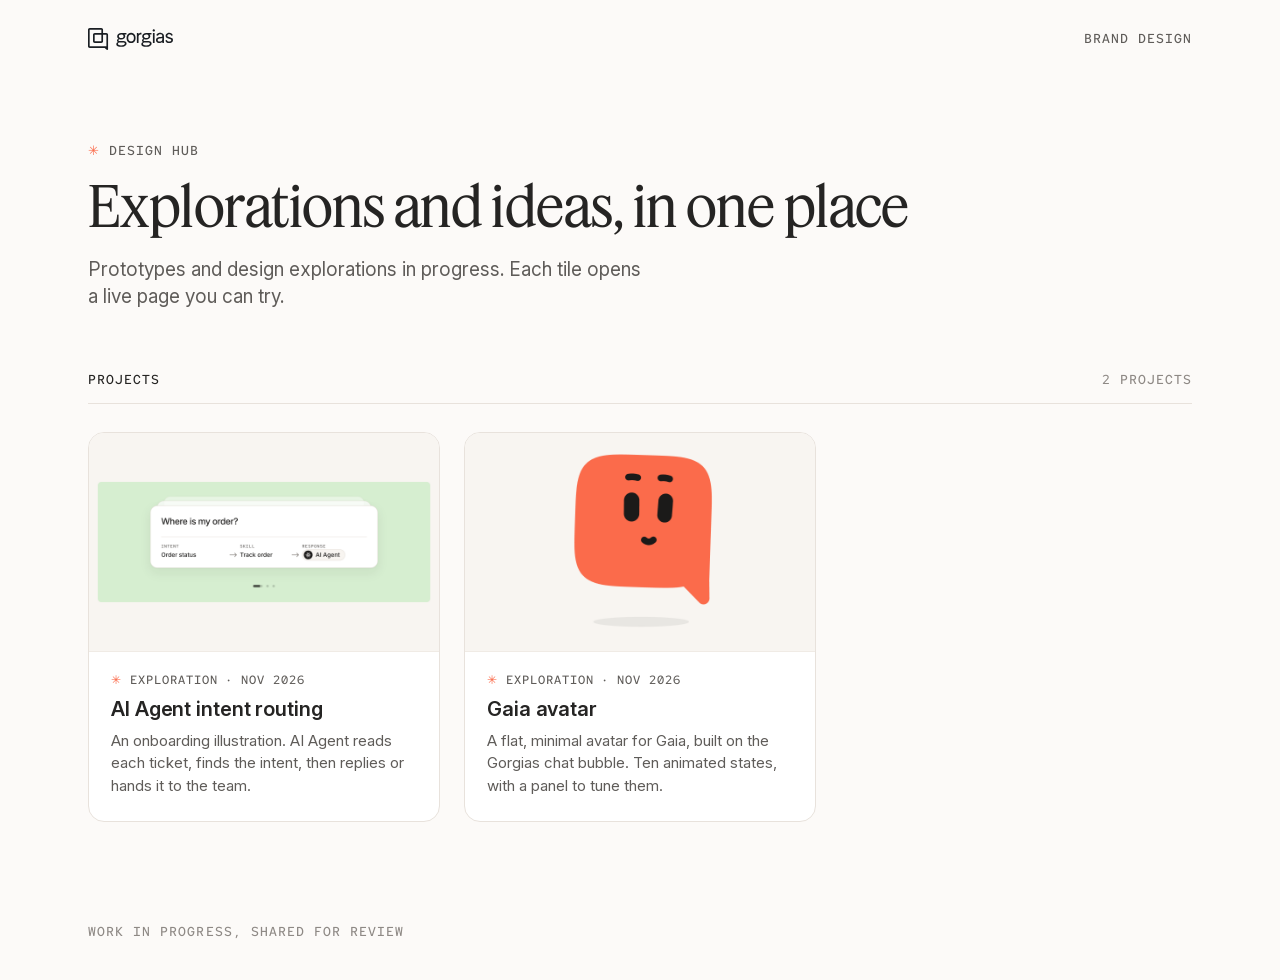
<file: index.html>
<!doctype html>
<html lang="en">
<head>
<meta charset="utf-8">
<meta name="viewport" content="width=device-width, initial-scale=1">
<meta name="robots" content="noindex, nofollow">
<title>Design hub</title>
<link rel="icon" href="assets/favicon.svg" type="image/svg+xml">
<link rel="preload" href="assets/fonts/FeatureDeck-Regular-Web.woff2" as="font" type="font/woff2" crossorigin>
<link rel="stylesheet" href="hub.css">
</head>
<body>
<header class="top">
  <img class="wordmark" src="assets/gorgias-logo.svg" alt="Gorgias">
  <span class="label">Brand design</span>
</header>

<main>
  <section class="intro">
    <div class="label"><b>&#10035;&#xFE0E;</b> Design hub</div>
    <h1>Explorations and ideas, in one place</h1>
    <p class="lede">Prototypes and design explorations in progress. Each tile opens a live page you can try.</p>
  </section>

  <section class="projects" aria-labelledby="projects-title">
    <div class="grid-head">
      <h2 class="label" id="projects-title">Projects</h2>
      <span class="label" id="count"></span>
    </div>
    <ul class="grid" id="grid"></ul>
    <p class="message" id="message" hidden></p>
    <noscript><p class="message">Turn on JavaScript to see the projects.</p></noscript>
  </section>
</main>

<footer class="foot">
  <span class="label">Work in progress, shared for review</span>
</footer>

<script src="projects.js"></script>
<script src="hub.js"></script>
</body>
</html>
</file>
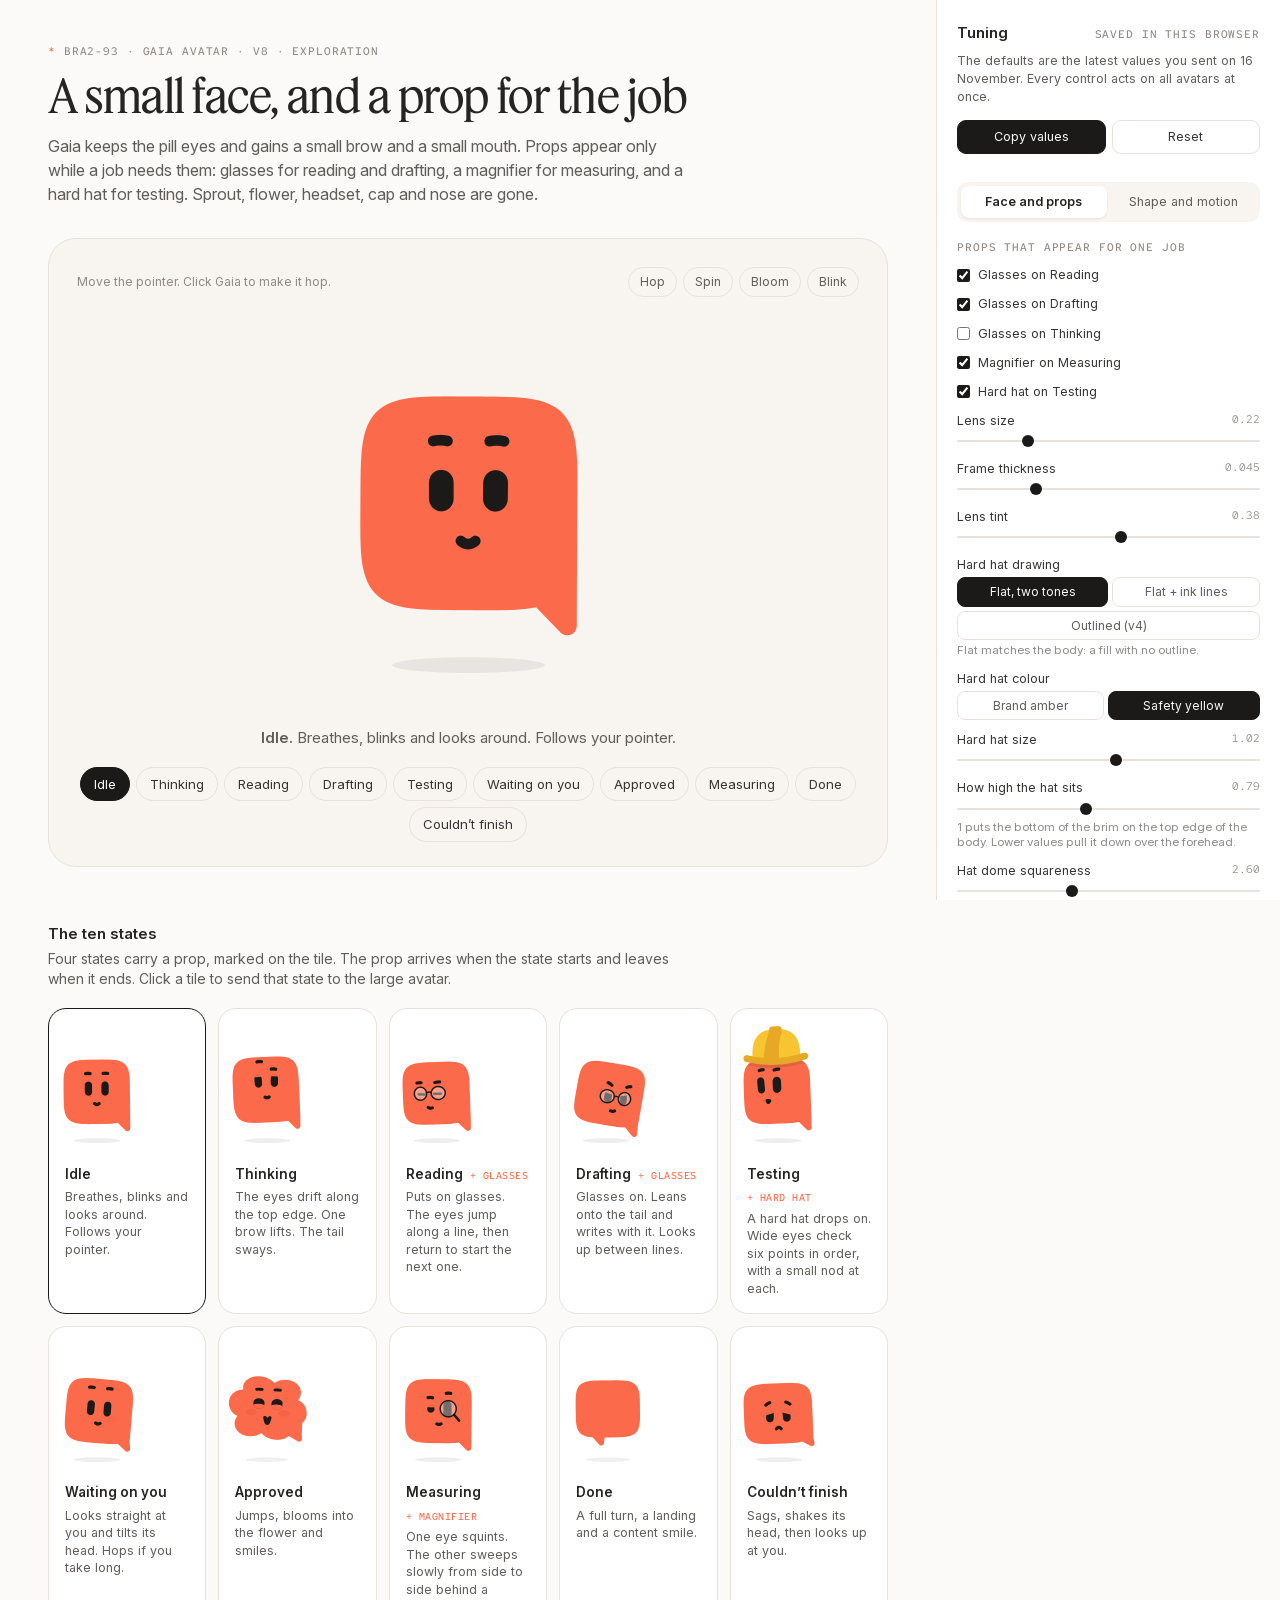
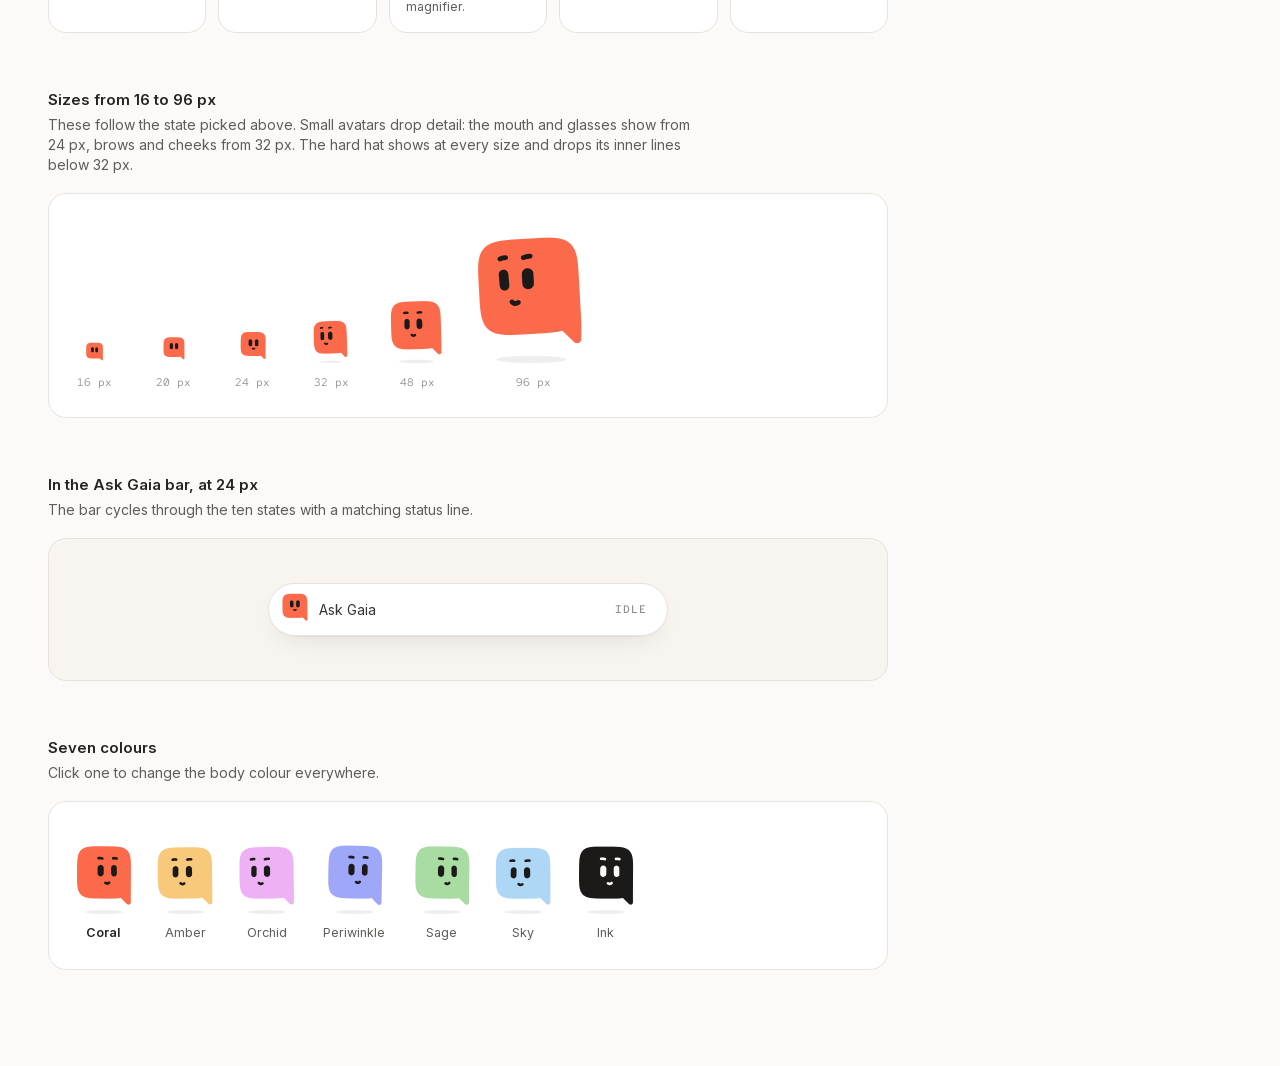
<file: gaia-avatar/index.html>
<!doctype html>
<html lang="en">
<head>
<meta charset="utf-8">
<meta name="viewport" content="width=device-width, initial-scale=1">
<meta name="robots" content="noindex, nofollow">
<title>Gaia avatar · v8</title>
<style>
@font-face { font-family: 'Feature Deck'; src: url('assets/fonts/FeatureDeck-Regular-Web.woff2') format('woff2'); font-weight: 400; font-display: swap; }
@font-face { font-family: 'Inter'; src: url('assets/fonts/InterVariable.woff2') format('woff2'); font-weight: 100 900; font-display: swap; }
@font-face { font-family: 'Red Hat Mono'; src: url('assets/fonts/RedHatMono-VF.woff2') format('woff2'); font-weight: 300 700; font-display: swap; }

:root {
  --paper: #FCFAF8; --cream: #F8F5F1; --white: #FFFFFF; --ink: #1B1A19;
  --head: #252423; --body: #363433; --text: #5F5C59; --mute: #8E8985;
  --border: #E8E2DC; --faded: #F0EBE5; --coral: #FB6B4B;
  --panel-w: 344px;
}
* { box-sizing: border-box; margin: 0; padding: 0; }
html { background: var(--paper); }
body { font-family: 'Inter', system-ui, sans-serif; color: var(--head); -webkit-font-smoothing: antialiased; font-size: 14px; line-height: 1.45; }
button { font: inherit; color: inherit; background: none; border: 0; cursor: pointer; }

.app { display: grid; grid-template-columns: minmax(0, 1fr) var(--panel-w); min-height: 100vh; }
main { padding: 44px 48px 96px; max-width: 1120px; width: 100%; margin: 0 auto; }

.label { font-family: 'Red Hat Mono', ui-monospace, monospace; font-size: 11px; letter-spacing: .08em; text-transform: uppercase; color: var(--mute); font-weight: 500; }
.label b { color: var(--coral); font-weight: 500; }
h1 { font-family: 'Feature Deck', 'Playfair Display', Georgia, serif; font-weight: 400; font-size: 46px; line-height: 1.05; letter-spacing: -.01em; margin: 12px 0 14px; }
.lede { max-width: 640px; color: var(--text); font-size: 16px; line-height: 1.5; }
h2 { font-size: 15px; font-weight: 600; margin: 0 0 4px; }
.sub { color: var(--text); margin-bottom: 18px; max-width: 660px; }
section.block { margin-top: 56px; }

/* Stage */
.stage { margin-top: 32px; border-radius: 28px; background: var(--cream); border: 1px solid var(--border); padding: 28px 28px 24px; position: relative; transition: background .35s, border-color .35s, color .35s; }
.stage[data-bg="white"] { background: var(--white); }
.stage[data-bg="ink"] { background: var(--ink); border-color: var(--ink); color: var(--paper); }
.stage[data-bg="ink"] .caption, .stage[data-bg="ink"] .stage-hint { color: #C0BBB5; }
.stage[data-bg="ink"] .chip { border-color: #363433; color: #C0BBB5; }
.stage[data-bg="ink"] .chip:hover { border-color: #5F5C59; color: var(--paper); }
.stage[data-bg="ink"] .chip.on { background: var(--paper); color: var(--ink); border-color: var(--paper); }
.stage[data-bg="ink"] .act { color: #C0BBB5; border-color: #363433; }
.stage[data-bg="ink"] .caption strong { color: var(--paper); }
.stage-top { display: flex; justify-content: space-between; align-items: center; }
.stage-hint { color: var(--mute); font-size: 12px; }
.acts { display: flex; gap: 6px; }
.act { font-size: 12px; padding: 5px 11px; border-radius: 999px; border: 1px solid var(--border); color: var(--text); transition: border-color .15s, color .15s; }
.act:hover { border-color: var(--mute); color: var(--head); }
.hero-wrap { height: 430px; display: flex; align-items: center; justify-content: center; padding-top: 50px; }
.caption { text-align: center; color: var(--text); min-height: 22px; margin-bottom: 18px; font-size: 15px; }
.caption strong { color: inherit; font-weight: 600; }
.chips { display: flex; flex-wrap: wrap; gap: 6px; justify-content: center; }
.chip { padding: 7px 13px; border-radius: 999px; border: 1px solid var(--border); background: transparent; font-size: 13px; color: var(--body); transition: background .15s, border-color .15s, color .15s; }
.chip:hover { border-color: var(--mute); }
.chip.on { background: var(--ink); border-color: var(--ink); color: var(--paper); }

/* Avatar host */
.av { position: relative; flex: none; cursor: pointer; }
.av canvas { position: absolute; pointer-events: none; display: block; }

/* Tiles */
.tiles { display: grid; grid-template-columns: repeat(5, minmax(0, 1fr)); gap: 12px; }
.tile { text-align: left; border: 1px solid var(--border); border-radius: 18px; background: var(--white); padding: 18px 16px 16px; display: flex; flex-direction: column; gap: 4px; transition: border-color .15s; }
.tile:hover { border-color: var(--mute); }
.tile.on { border-color: var(--ink); }
.tile .slot { height: 128px; display: flex; align-items: center; justify-content: center; padding-top: 22px; margin-bottom: 6px; }
.tile .name { font-weight: 600; font-size: 13.5px; display: flex; align-items: baseline; gap: 7px; flex-wrap: wrap; }
.tile .tag { font-family: 'Red Hat Mono', monospace; font-size: 10px; letter-spacing: .05em; text-transform: uppercase; color: var(--coral); font-weight: 500; }
.tile .what { color: var(--text); font-size: 12.5px; line-height: 1.4; }

/* Sizes, colours, bar */
.card { border: 1px solid var(--border); border-radius: 18px; background: var(--white); padding: 44px 28px 26px; }
.sizes { display: flex; align-items: flex-end; gap: 44px; }
.size { display: flex; flex-direction: column; align-items: center; gap: 12px; }
.size .px { font-family: 'Red Hat Mono', monospace; font-size: 11px; color: var(--mute); }
.colours { display: flex; gap: 30px; align-items: flex-end; }
.colour { display: flex; flex-direction: column; align-items: center; gap: 10px; font-size: 12.5px; color: var(--text); }
.colour.on { color: var(--head); font-weight: 600; }
.barwrap { background: var(--cream); border-radius: 18px; border: 1px solid var(--border); padding: 44px 28px; display: flex; justify-content: center; }
.bar { display: flex; align-items: center; gap: 12px; background: var(--white); border: 1px solid var(--border); border-radius: 999px; padding: 10px 20px 10px 14px; min-width: 400px; box-shadow: 0 1px 0 rgba(27,26,25,.03), 0 10px 28px -14px rgba(27,26,25,.18); }
.bar .status { font-size: 14px; color: var(--body); transition: opacity .22s; white-space: nowrap; }
.bar .status.out { opacity: 0; }
.bar .state { margin-left: auto; padding-left: 18px; }

/* Panel */
aside { position: sticky; top: 0; height: 100vh; overflow-y: auto; border-left: 1px solid var(--border); background: var(--white); padding: 22px 20px 40px; }
aside header { display: flex; align-items: baseline; justify-content: space-between; margin-bottom: 4px; }
aside .note { color: var(--text); font-size: 12.5px; margin-bottom: 14px; }
.panel-btns { display: flex; gap: 6px; margin-bottom: 6px; }
.pbtn { flex: 1; font-size: 12.5px; padding: 7px 10px; border-radius: 9px; border: 1px solid var(--border); color: var(--body); }
.pbtn:hover { border-color: var(--mute); }
.pbtn.primary { background: var(--ink); color: var(--paper); border-color: var(--ink); }
.toast { font-size: 12px; color: var(--text); min-height: 18px; margin-bottom: 4px; }
.tabs { display: flex; gap: 4px; background: var(--cream); border-radius: 11px; padding: 4px; margin-bottom: 4px; }
.tab { flex: 1; font-size: 12.5px; padding: 7px 8px; border-radius: 8px; color: var(--text); }
.tab.on { background: var(--white); color: var(--head); font-weight: 600; box-shadow: 0 1px 2px rgba(27,26,25,.08); }
.tabpane[hidden] { display: none; }
.grp { border-top: 1px solid var(--border); padding: 14px 0 6px; }
.tabpane .grp:first-child { border-top: 0; }
.grp h3 { font-family: 'Red Hat Mono', monospace; font-size: 11px; letter-spacing: .08em; text-transform: uppercase; color: var(--mute); font-weight: 500; margin-bottom: 10px; }
.row { display: grid; grid-template-columns: 1fr auto; column-gap: 8px; row-gap: 3px; margin-bottom: 11px; }
.row .lab { font-size: 12.5px; color: var(--body); }
.row output { font-family: 'Red Hat Mono', monospace; font-size: 11px; color: var(--mute); }
.row input[type=range] { grid-column: 1 / -1; }
.row .hint { grid-column: 1 / -1; font-size: 11.5px; color: var(--mute); line-height: 1.35; }
input[type=range] { -webkit-appearance: none; appearance: none; width: 100%; height: 16px; background: transparent; cursor: pointer; }
input[type=range]::-webkit-slider-runnable-track { height: 2px; background: var(--border); border-radius: 2px; }
input[type=range]::-webkit-slider-thumb { -webkit-appearance: none; width: 12px; height: 12px; border-radius: 50%; background: var(--ink); margin-top: -5px; transition: transform .12s; }
input[type=range]:hover::-webkit-slider-thumb { transform: scale(1.25); }
input[type=range]::-moz-range-track { height: 2px; background: var(--border); }
input[type=range]::-moz-range-thumb { width: 12px; height: 12px; border: 0; border-radius: 50%; background: var(--ink); }
.seg { grid-column: 1 / -1; display: flex; gap: 4px; flex-wrap: wrap; }
.seg button { flex: 1 1 auto; font-size: 12px; padding: 5px 9px; border-radius: 8px; border: 1px solid var(--border); color: var(--text); white-space: nowrap; }
.seg button.on { background: var(--ink); color: var(--paper); border-color: var(--ink); }
.swatches { grid-column: 1 / -1; display: flex; gap: 7px; }
.swatches button { width: 24px; height: 24px; border-radius: 8px; border: 1px solid rgba(27,26,25,.08); }
.swatches button.on { outline: 2px solid var(--ink); outline-offset: 2px; }
.check { display: flex; align-items: center; gap: 8px; font-size: 12.5px; color: var(--body); margin-bottom: 11px; cursor: pointer; }
.check input { accent-color: var(--ink); }

.strip-body { background: #fff; padding: 12px; }
</style>
</head>
<body>
<div class="app" id="app">
  <main>
    <div class="label"><b>*</b> BRA2-93 · Gaia avatar · v8 · exploration</div>
    <h1>A small face, and a prop for the job</h1>
    <p class="lede">Gaia keeps the pill eyes and gains a small brow and a small mouth. Props appear only while a job needs them: glasses for reading and drafting, a magnifier for measuring, and a hard hat for testing. Sprout, flower, headset, cap and nose are gone.</p>

    <div class="stage" id="stage" data-bg="cream">
      <div class="stage-top">
        <span class="stage-hint">Move the pointer. Click Gaia to make it hop.</span>
        <div class="acts" id="acts"></div>
      </div>
      <div class="hero-wrap"><div class="av" id="hero"></div></div>
      <p class="caption" id="caption"></p>
      <div class="chips" id="chips"></div>
    </div>

    <section class="block">
      <h2>The ten states</h2>
      <p class="sub">Four states carry a prop, marked on the tile. The prop arrives when the state starts and leaves when it ends. Click a tile to send that state to the large avatar.</p>
      <div class="tiles" id="tiles"></div>
    </section>

    <section class="block">
      <h2>Sizes from 16 to 96 px</h2>
      <p class="sub">These follow the state picked above. Small avatars drop detail: the mouth and glasses show from 24 px, brows and cheeks from 32 px. The hard hat shows at every size and drops its inner lines below 32 px.</p>
      <div class="card"><div class="sizes" id="sizes"></div></div>
    </section>

    <section class="block">
      <h2>In the Ask Gaia bar, at 24 px</h2>
      <p class="sub">The bar cycles through the ten states with a matching status line.</p>
      <div class="barwrap"><div class="bar"><div class="av" id="barAv"></div><span class="status" id="barStatus"></span><span class="label state" id="barState"></span></div></div>
    </section>

    <section class="block">
      <h2>Seven colours</h2>
      <p class="sub">Click one to change the body colour everywhere.</p>
      <div class="card"><div class="colours" id="colours"></div></div>
    </section>
  </main>

  <aside>
    <header><h2>Tuning</h2><span class="label">saved in this browser</span></header>
    <p class="note">The defaults are the latest values you sent on 16 November. Every control acts on all avatars at once.</p>
    <div class="panel-btns">
      <button class="pbtn primary" id="copy">Copy values</button>
      <button class="pbtn" id="reset">Reset</button>
    </div>
    <div class="toast" id="toast"></div>
    <div class="tabs">
      <button class="tab on" data-tab="features">Face and props</button>
      <button class="tab" data-tab="base">Shape and motion</button>
    </div>
    <div class="tabpane" id="pane-features"></div>
    <div class="tabpane" id="pane-base" hidden></div>
  </aside>
</div>

<script src="assets/v8-avatar.js"></script>
<script>
(() => {
'use strict';
const { params, DEFAULTS, BASE_GROUPS, FEATURE_GROUPS, COLOURS, STATES, STATE_ORDER, propOf, Avatar, avatars, pointer, saveParams } = window.GaiaV8;
const $ = (s) => document.querySelector(s);
const el = (tag, attrs = {}, text) => { const n = document.createElement(tag); for (const k in attrs) n.setAttribute(k, attrs[k]); if (text !== undefined) n.textContent = text; return n; };

/* ───────── check mode: ?strip=<state>,<state>&do=<move> lays frames out in a grid ───────── */
const q = new URLSearchParams(location.search);
if (q.has('strip')) {
  document.body.className = 'strip-body'; document.body.innerHTML = '';
  const names = q.get('strip').split(','), n = +q.get('n') || 20, step = +q.get('step') || 0.08, px = +q.get('px') || 90, cols = +q.get('cols') || 10, act = q.get('do');
  if (q.get('colour')) params.colour = '#' + q.get('colour');
  if (q.get('set')) Object.assign(params, JSON.parse(q.get('set')));
  const cell = Math.round(px * 2.1), rows = Math.ceil(n / cols), out = document.createElement('canvas');
  out.width = cols * cell; out.height = rows * cell * names.length; document.body.appendChild(out);
  const octx = out.getContext('2d'); octx.fillStyle = '#F8F5F1'; octx.fillRect(0, 0, out.width, out.height);
  names.forEach((st, row) => {
    const a = new Avatar(document.createElement('div'), { px, seed: 3, detached: true });
    for (let i = 0; i < 90; i++) a.update(1 / 60);
    if (STATES[st]) a.setState(st);
    if (act === 'spin') a.spinOnce(); if (act === 'hop') a.hop(1); if (act === 'bloom') a.bloomPulse(); if (act === 'colour') a.setColour('#9FA7F8', true);
    for (let f = 0; f < n; f++) {
      const sub = Math.max(1, Math.round(step * 120)); for (let i = 0; i < sub; i++) a.update(step / sub);
      a.draw();
      const x = (f % cols) * cell, y = (row * rows + Math.floor(f / cols)) * cell, off = (a.box - cell) / 2;
      octx.drawImage(a.canvas, off * a.dpr, off * a.dpr, cell * a.dpr, cell * a.dpr, x, y, cell, cell);
      octx.strokeStyle = '#E8E2DC'; octx.strokeRect(x + 0.5, y + 0.5, cell, cell);
    }
  });
  return;
}

/* ───────── page ───────── */
const hero = new Avatar($('#hero'), { px: 210, seed: 7 });
$('#hero').addEventListener('click', () => { hero.hop(1); hero.blink(1); });

const followers = [];
function setHeroState(name) {
  hero.setState(name); followers.forEach((f) => f.setState(name));
  document.querySelectorAll('[data-state]').forEach((b) => b.classList.toggle('on', b.dataset.state === name));
  const S = STATES[name];
  $('#caption').innerHTML = ''; $('#caption').append(el('strong', {}, S.name + '. '), S.what);
}

STATE_ORDER.forEach((name) => {
  const chip = el('button', { class: 'chip', 'data-state': name }, STATES[name].name);
  chip.addEventListener('click', () => setHeroState(name)); $('#chips').appendChild(chip);
});
[['Hop', (a) => a.hop(1)], ['Spin', (a) => a.spinOnce()], ['Bloom', (a) => a.bloomPulse()], ['Blink', (a) => a.blink(2)]].forEach(([label, fn]) => {
  const b = el('button', { class: 'act' }, label); b.addEventListener('click', () => fn(hero)); $('#acts').appendChild(b);
});

/* each tile names the prop its state carries, if the panel has it switched on */
const tags = [];
const refreshTags = () => tags.forEach(([name, tag]) => { const prop = propOf(params, name); tag.textContent = prop ? '+ ' + prop : ''; });
STATE_ORDER.forEach((name, i) => {
  const tile = el('button', { class: 'tile', 'data-state': name });
  const slot = el('div', { class: 'slot' }), host = el('div', { class: 'av' });
  const nameEl = el('div', { class: 'name' }, STATES[name].name), tag = el('span', { class: 'tag' }); nameEl.appendChild(tag); tags.push([name, tag]);
  slot.appendChild(host); tile.append(slot, nameEl, el('div', { class: 'what' }, STATES[name].what));
  tile.addEventListener('click', () => { setHeroState(name); $('#stage').scrollIntoView({ behavior: 'smooth', block: 'start' }); });
  $('#tiles').appendChild(tile);
  new Avatar(host, { px: 64, state: name, seed: 20 + i });
});

[16, 20, 24, 32, 48, 96].forEach((px, i) => {
  const box = el('div', { class: 'size' }), host = el('div', { class: 'av' });
  box.append(host, el('div', { class: 'px' }, px + ' px')); $('#sizes').appendChild(box);
  followers.push(new Avatar(host, { px, seed: 50 + i }));
});

const barAv = new Avatar($('#barAv'), { px: 24, seed: 71 });
let barIdx = 0;
function barNext() {
  const name = STATE_ORDER[barIdx % STATE_ORDER.length]; barIdx++;
  const status = $('#barStatus'); status.classList.add('out');
  setTimeout(() => { status.textContent = STATES[name].status; $('#barState').textContent = STATES[name].name; status.classList.remove('out'); barAv.setState(name); }, 220);
}
barNext(); setInterval(barNext, 3800);

const colourEls = [];
COLOURS.forEach(([label, hex], i) => {
  const box = el('button', { class: 'colour', 'data-hex': hex }), host = el('div', { class: 'av' });
  box.append(host, el('span', {}, label)); box.addEventListener('click', () => setColour(hex)); $('#colours').appendChild(box);
  new Avatar(host, { px: 52, seed: 90 + i, colour: hex }); colourEls.push(box);
});
function setColour(hex) {
  params.colour = hex; saveParams();
  avatars.forEach((a) => { if (!a.fixedColour) a.setColour(hex, true); });
  markColour();
}
function markColour() {
  colourEls.forEach((b) => b.classList.toggle('on', b.dataset.hex === params.colour));
  document.querySelectorAll('.swatches button').forEach((b) => b.classList.toggle('on', b.dataset.hex === params.colour));
}

/* ───────── panel ───────── */
const fmt = (it, v) => (it.step >= 1 ? String(Math.round(v)) : v.toFixed(it.step < 0.01 ? 3 : 2)) + (it.unit || '');
function buildGroups(root, groups, isFeature) {
  root.innerHTML = '';
  const changed = () => { saveParams(); if (isFeature) refreshTags(); };
  groups.forEach((g) => {
    const sec = el('section', { class: 'grp' }); sec.appendChild(el('h3', {}, g.name));
    g.items.forEach((it) => {
      if (it.type === 'toggle') {
        const lab = el('label', { class: 'check' }), box = el('input', { type: 'checkbox' }); box.checked = params[it.k];
        box.addEventListener('change', () => { params[it.k] = box.checked; changed(); }); lab.append(box, it.label); sec.appendChild(lab); return;
      }
      const row = el('div', { class: 'row' }); row.appendChild(el('span', { class: 'lab' }, it.label));
      if (it.type === 'seg' || it.type === 'chips') {
        row.appendChild(el('span')); const seg = el('div', { class: 'seg' });
        it.options.forEach(([val, label]) => {
          const b = el('button', {}, label); b.classList.toggle('on', params[it.k] === val);
          b.addEventListener('click', () => { params[it.k] = val; changed(); seg.querySelectorAll('button').forEach((x) => x.classList.toggle('on', x === b)); applyLook(); });
          seg.appendChild(b);
        });
        row.appendChild(seg);
      } else if (it.type === 'swatch') {
        row.appendChild(el('span')); const sw = el('div', { class: 'swatches' });
        COLOURS.forEach(([label, hex]) => { const b = el('button', { title: label, 'data-hex': hex, style: `background:${hex}` }); b.addEventListener('click', () => setColour(hex)); sw.appendChild(b); });
        row.appendChild(sw);
      } else {
        const out = el('output', {}, fmt(it, params[it.k]));
        const input = el('input', { type: 'range', min: it.min, max: it.max, step: it.step }); input.value = params[it.k];
        input.addEventListener('input', () => { params[it.k] = +input.value; out.textContent = fmt(it, params[it.k]); changed(); });
        row.append(out, input);
      }
      if (it.hint) row.appendChild(el('span', { class: 'hint' }, it.hint));
      sec.appendChild(row);
    });
    root.appendChild(sec);
  });
}
function buildPanel() { buildGroups($('#pane-features'), FEATURE_GROUPS, true); buildGroups($('#pane-base'), BASE_GROUPS, false); markColour(); refreshTags(); }
function applyLook() { $('#stage').dataset.bg = params.backdrop; }
document.querySelectorAll('.tab').forEach((t) => t.addEventListener('click', () => {
  document.querySelectorAll('.tab').forEach((x) => x.classList.toggle('on', x === t));
  $('#pane-features').hidden = t.dataset.tab !== 'features'; $('#pane-base').hidden = t.dataset.tab !== 'base';
}));
const toast = (msg) => { $('#toast').textContent = msg; clearTimeout(toast.t); toast.t = setTimeout(() => { $('#toast').textContent = ''; }, 4200); };
$('#reset').addEventListener('click', () => {
  const colourChanged = params.colour !== DEFAULTS.colour;
  Object.assign(params, DEFAULTS); saveParams(); buildPanel(); applyLook();
  if (colourChanged) avatars.forEach((a) => { if (!a.fixedColour) a.setColour(params.colour, true); });
  toast('Back to the values you sent.');
});
$('#copy').addEventListener('click', async () => {
  const text = JSON.stringify(params, null, 1);
  try { await navigator.clipboard.writeText(text); toast('Copied. Paste the values into the chat.'); }
  catch (e) { window.prompt('Copy these values:', text); }
});

buildPanel(); applyLook(); setHeroState('idle');
/* pointer */
window.addEventListener('pointermove', (e) => { pointer.x = e.clientX; pointer.y = e.clientY; pointer.active = true; pointer.last = performance.now(); });
document.addEventListener('pointerleave', () => { pointer.active = false; });

/* only animate what is on screen */
if ('IntersectionObserver' in window) {
  const io = new IntersectionObserver((entries) => entries.forEach((en) => { const a = avatars.find((x) => x.host === en.target); if (a) a.visible = en.isIntersecting; }), { rootMargin: '160px' });
  avatars.forEach((a) => io.observe(a.host));
}

let last = performance.now();
function frame(now) {
  const dt = Math.min(0.05, (now - last) / 1000); last = now;
  if (pointer.active && now - pointer.last > 3500) pointer.active = false;
  for (const a of avatars) { if (!a.visible) continue; a.update(dt); a.draw(); }
  requestAnimationFrame(frame);
}
requestAnimationFrame(frame);
})();
</script>
</body>
</html>
</file>
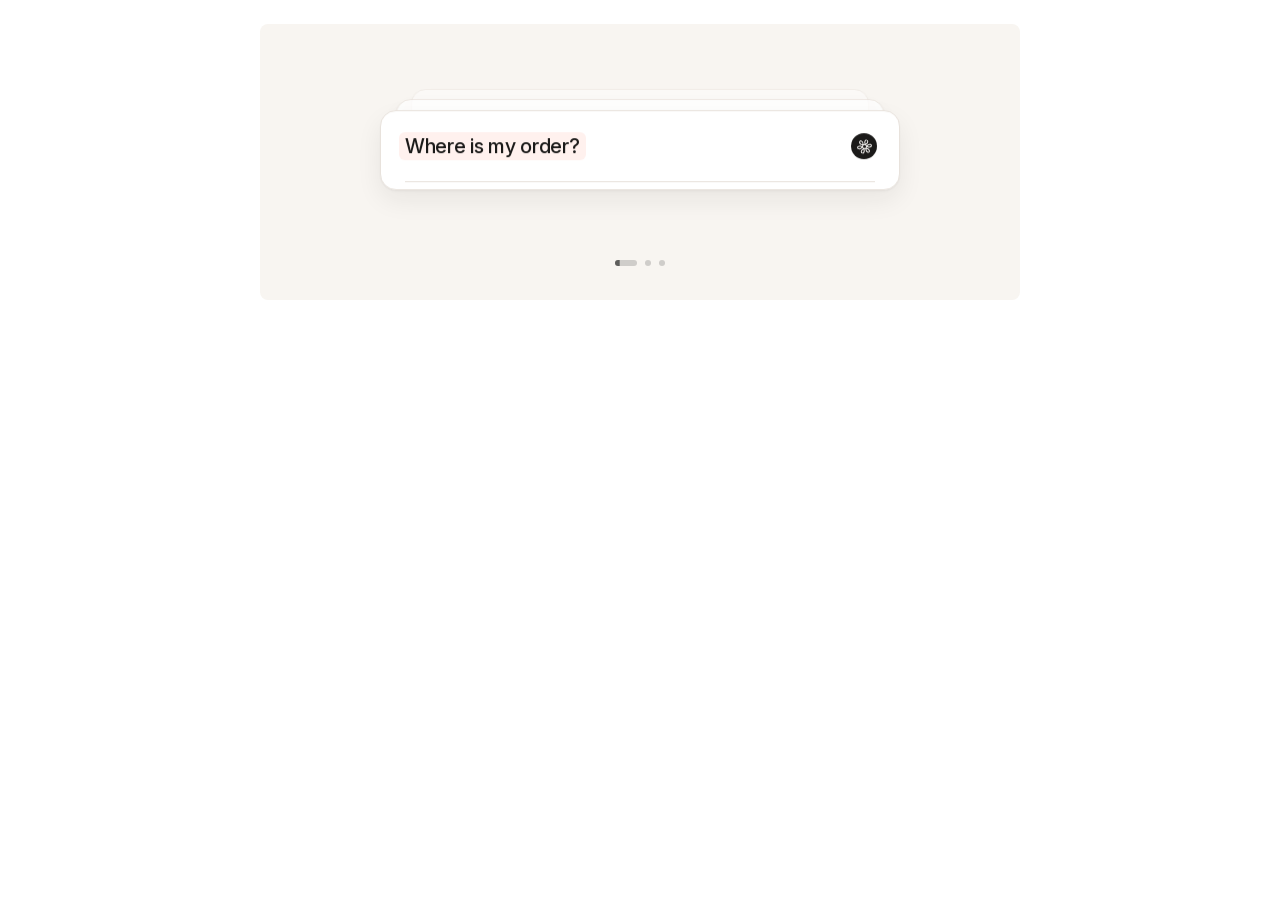
<file: gaia-intent-routing/index.html>
<!doctype html>
<html lang="en">
<head>
  <meta charset="UTF-8" />
  <meta name="viewport" content="width=device-width, initial-scale=1.0" />
  <title>AI Agent intent routing microanimation</title>
  <meta name="robots" content="noindex, nofollow" />
  <!--
    AI Agent intent routing, an onboarding illustration (760 x 276). Design exploration.

    One card in the centre of the box, with the next tickets stacked behind it. The card holds
    the customer's message, and one row under it that fills in from left to right: intent, skill,
    then who takes the ticket. On a response, AI Agent's mark moves into its badge and a sage
    field covers the box. On a handover, a person's badge appears and the box keeps its colour.
    One loop = three tickets, about 15 s.

    The three dots under the card jump to a ticket. ?t=<seconds> freezes the loop.
    Reduced motion shows the first ticket's finished response, still.
  -->
  <style>
    @font-face {
      font-family: "Red Hat Mono";
      font-weight: 500;
      font-style: normal;
      font-display: block;
      src: url(assets/fonts/RedHatMono-Medium-Web.woff2) format("woff2");
    }
    @font-face {
      font-family: "Inter";
      font-weight: 100 900;
      font-style: normal;
      font-display: block;
      src: url(assets/fonts/InterVariable.woff2) format("woff2");
    }
    :root {
      --cream: #F8F5F1;
      --paper: #FCFAF8;
      --white: #FFFFFF;
      --ink: #1B1A19;
      --text: #5F5C59;
      --mute: #8E8985;
      --border: #E8E2DC;
      --peach: #FFEAE6;
      --periwinkle: #C7CCFD;
      --sage-field: #D6EED0;   /* Sage at 70% over cream: a calmer field for a box that loops in the product */
      --lift: 0 1px 2px rgba(27,26,25,.05), 0 10px 26px rgba(27,26,25,.07);
    }
    * { box-sizing: border-box; }
    html, body { min-height: 100%; }
    body {
      margin: 0;
      padding: 24px;
      display: grid;
      place-items: center;
      background: #fff;
      font-family: Inter, -apple-system, BlinkMacSystemFont, "Segoe UI", sans-serif;
      font-weight: 500;
      -webkit-font-smoothing: antialiased;
    }
    p { margin: 0; }

    .microanimation {
      position: relative;
      width: min(100%, 760px);
      aspect-ratio: 760 / 276;
      overflow: hidden;
      border-radius: 8px;
      background: var(--cream);
    }
    /* Drawing surface, always 760 x 276, scaled down to the box when it is narrower. */
    .stage {
      position: absolute;
      left: 0;
      top: 0;
      width: 760px;
      height: 276px;
      transform-origin: 0 0;
      visibility: hidden;
    }
    .sr-only {
      position: absolute;
      width: 1px;
      height: 1px;
      overflow: hidden;
      clip-path: inset(50%);
      white-space: nowrap;
    }

    /* Flat sage field. It opens from the outcome and covers the box. */
    .wash { position: absolute; inset: 0; background: var(--sage-field); clip-path: circle(0 at 0 0); }
    .scene { position: absolute; inset: 0; }

    /* The stack of tickets */
    .card {
      position: absolute;
      left: 0;
      top: 0;
      width: 520px;
      border: 1px solid var(--border);
      border-radius: 16px;
      background: var(--white);
      box-shadow: var(--lift);
      transform-origin: 50% 0;
      will-change: transform, opacity;
    }
    .card.ghost { height: 72px; }   /* same as the closed ticket, so the stack hands over cleanly */

    /* The customer's message, with AI Agent's mark beside it */
    .ask { display: flex; align-items: center; justify-content: space-between; height: 70px; padding: 0 22px 0 24px; }
    .message {
      position: relative;
      width: max-content;
      color: var(--ink);
      font-size: 20px;
      letter-spacing: -.015em;
      line-height: 28px;
      white-space: nowrap;
    }
    .message-text { position: relative; }
    .sweep { position: absolute; left: -6px; top: 0; width: 0; height: 28px; border-radius: 6px; background: var(--peach); }
    .agent { position: relative; z-index: 1; display: grid; place-items: center; width: 26px; height: 26px; border-radius: 50%; background: var(--ink); color: var(--paper); opacity: 0; }
    .agent svg { width: 15px; height: 15px; }

    /* What AI Agent works out, left to right: intent, skill, outcome */
    .route { display: flow-root; height: 0; overflow: hidden; }
    .route-row {
      display: grid;
      grid-template-columns: 150px 112px 1fr;
      column-gap: 30px;
      margin: 0 24px;
      padding: 15px 0 20px;
      border-top: 1px solid var(--border);
    }
    .step { position: relative; display: flex; flex-direction: column; gap: 5px; opacity: 0; }
    .mono {
      color: var(--text);
      font-family: "Red Hat Mono", ui-monospace, Menlo, monospace;
      font-size: 10px;
      letter-spacing: .08em;
      line-height: 12px;
      text-transform: uppercase;
    }
    .value { color: var(--ink); font-size: 13.5px; line-height: 18px; white-space: nowrap; }
    .step.is-empty .value { color: var(--mute); }
    /* The outcome is a small profile badge: who takes the ticket. */
    .badge {
      display: flex;
      align-items: center;
      align-self: flex-start;
      gap: 7px;
      height: 26px;
      margin: -4px 0;                /* the badge is taller than a line of text; keep the row's height */
      padding: 0 11px 0 3px;
      border: 1px solid var(--border);
      border-radius: 999px;
      background: var(--cream);
      transform-origin: 0 50%;
    }
    .avatar { display: grid; place-items: center; width: 20px; height: 20px; flex-shrink: 0; border-radius: 50%; background: var(--ink); color: var(--paper); }
    .avatar svg { width: 12px; height: 12px; }
    /* AI Agent's badge keeps an empty place for the mark, which travels into it. */
    .badge:not(.is-human) .avatar { visibility: hidden; }
    .badge.is-human .avatar { background: var(--periwinkle); color: var(--ink); }
    .arrow { position: absolute; left: -24px; top: 21px; width: 18px; height: 10px; color: var(--mute); transform-origin: 0 50%; }

    /* Jump to a ticket. One dot per example; the current one is a bar that fills as it plays. */
    .examples { position: absolute; left: 0; top: 229px; display: flex; justify-content: center; width: 760px; }
    .dots { position: relative; display: flex; align-items: center; gap: 2px; }
    .dots button { all: unset; display: grid; place-items: center; height: 20px; padding: 0 3px; cursor: pointer; }
    .dots button span { display: block; width: 6px; height: 6px; overflow: hidden; border-radius: 3px; background: rgba(27,26,25,.18); transition: width .3s cubic-bezier(.16,1,.3,1), background-color .2s; }
    .dots button:hover span { background: rgba(27,26,25,.34); }
    .dots button.is-active span { width: 22px; background: rgba(27,26,25,.18); }
    .dots button b { display: block; width: 100%; height: 100%; background: rgba(27,26,25,.62); transform: scaleX(0); transform-origin: 0 50%; }
    .dots button:focus-visible span { outline: 2px solid var(--ink); outline-offset: 3px; }
    .hint { position: absolute; left: 100%; top: 2px; margin-left: 8px; color: var(--text); font-size: 11.5px; line-height: 16px; white-space: nowrap; opacity: 0; transform: translateX(-4px); transition: opacity .15s, transform .15s; pointer-events: none; }
    .hint.is-shown { opacity: 1; transform: none; }
    .is-still .dots button span { transition: none; }
  </style>
</head>
<body>
  <svg width="0" height="0" style="position:absolute" aria-hidden="true">
    <defs>
      <symbol id="mark" viewBox="0 0 79.2565 79.6282"><path fill="currentColor" d="M58.0131 42.3291C56.1755 42.3291 54.3226 42.558 52.4981 43.0093C52.3804 42.0065 52.3194 40.9951 52.3194 39.9989C52.3194 39.0027 52.3804 38 52.5003 36.9886C54.3248 37.4398 56.1777 37.6687 58.0131 37.6687C64.825 37.6687 71.0354 34.5362 73.8343 29.6861C75.6392 26.5602 75.6784 23.1859 73.9476 20.1864C72.2147 17.1848 69.2719 15.5325 65.6599 15.5325C62.3139 15.5325 58.6365 17.0039 55.5738 19.5695C52.2976 22.3139 49.9172 26.0371 48.6703 30.3575C47.7243 29.9499 46.8371 29.5074 45.9739 29.0082C45.1063 28.5068 44.2801 27.9619 43.4562 27.3494C49.9978 20.5526 50.6823 11.9031 48.5134 6.66929C46.8523 2.66713 43.6153 0.371764 39.6262 0.371764C35.6371 0.371764 32.4022 2.66713 30.7434 6.66929C29.5074 9.6513 29.2807 13.296 30.1003 16.9363C30.9701 20.7815 32.9363 24.3717 35.7984 27.3472C34.9766 27.9619 34.1483 28.5068 33.2829 29.0082C32.4284 29.5008 31.5238 29.9542 30.5886 30.3575C27.8093 20.7227 19.8115 15.5325 13.5947 15.5325C9.98487 15.5325 7.04209 17.1848 5.30913 20.1842C3.57834 23.1837 3.61758 26.5581 5.42466 29.6861C8.22356 34.5362 14.4361 37.6687 21.2481 37.6687C23.0835 37.6687 24.9341 37.442 26.7587 36.9907C26.8764 37.9978 26.9352 39.0071 26.9352 39.9989C26.9352 40.9907 26.8764 41.9978 26.7565 43.0071C24.932 42.5558 23.0791 42.3291 21.2437 42.3291C14.4317 42.3291 8.22138 45.4616 5.42248 50.3095C3.61758 53.4376 3.57834 56.8119 5.30913 59.8114C7.04209 62.8108 9.98487 64.4653 13.5968 64.4653C16.9429 64.4653 20.6203 62.9918 23.6851 60.4261C26.9592 57.6817 29.3396 53.9607 30.5864 49.6403C31.5325 50.0457 32.4175 50.4904 33.2807 50.9918C34.1439 51.4888 34.9897 52.0468 35.7984 52.6485C29.2567 59.4452 28.5745 68.0926 30.7456 73.3285C32.4044 77.3329 35.6415 79.6282 39.6284 79.6282C43.6153 79.6261 46.8545 77.3307 48.5134 73.3285C49.7472 70.3465 49.976 66.7018 49.1542 63.0615C48.2867 59.2163 46.3205 55.6239 43.4562 52.6485C44.2692 52.0425 45.115 51.4844 45.9739 50.9896C46.8371 50.4904 47.7221 50.0479 48.6681 49.6403C51.4452 59.2708 59.443 64.4631 65.6599 64.4653C69.2697 64.4653 72.2125 62.813 73.9433 59.8136C75.6762 56.8141 75.6348 53.4397 73.8299 50.3117C71.031 45.4637 64.8229 42.3291 58.0109 42.3291H58.0131ZM65.6556 20.7379C66.8741 20.7379 68.5286 21.0867 69.4921 22.7586C70.4555 24.4262 69.9324 26.0327 69.3242 27.0878C67.4953 30.2551 62.7629 32.4698 57.8191 32.4698C56.4 32.4698 54.9722 32.2954 53.5684 31.951C55.1858 26.4861 60.1689 20.7379 65.6556 20.7379ZM21.4377 32.4676C16.4938 32.4698 11.7614 30.2572 9.93255 27.0899C9.32438 26.0349 8.80122 24.4284 9.7647 22.7586C10.7282 21.0867 12.3827 20.7379 13.6012 20.7379C19.0878 20.7379 24.0709 26.4861 25.6884 31.951C24.2846 32.2932 22.8568 32.4676 21.4377 32.4676ZM18.2944 57.8386C16.6835 58.7673 15.0617 59.2577 13.599 59.2577C12.3827 59.2577 10.7282 58.9089 9.7647 57.2392C8.80122 55.5694 9.32438 53.9629 9.93255 52.91C11.7614 49.7406 16.4917 47.528 21.4377 47.528C22.8568 47.528 24.2867 47.7024 25.6905 48.0468C24.4611 52.2692 21.7821 55.8223 18.2944 57.8386ZM35.9597 7.82896C36.5701 6.77393 37.6992 5.51834 39.6284 5.51834C41.4158 5.51834 42.8611 6.63006 43.6959 8.64858C45.2938 12.5091 44.3891 18.9374 39.624 23.903C38.6257 22.8611 37.7603 21.7123 37.0518 20.4829C34.5799 16.1995 34.1287 10.9963 35.9575 7.82896H35.9597ZM43.297 72.171C42.6867 73.2261 41.5575 74.4838 39.6284 74.4838C37.8409 74.4838 36.3957 73.3699 35.5586 71.3514C33.9586 67.4909 34.8633 61.0604 39.6284 56.0926C40.6289 57.1367 41.4921 58.2855 42.2028 59.5149C44.6769 63.7983 45.1259 69.0037 43.297 72.171ZM47.4889 44.5395C46.0981 45.0997 44.7248 45.7711 43.4017 46.534C42.0698 47.3035 40.8011 48.158 39.6284 49.0779C38.46 48.1624 37.1913 47.3079 35.8551 46.534C34.521 45.7646 33.1477 45.0954 31.7657 44.5373C31.975 43.0529 32.0818 41.527 32.0818 39.9989C32.0818 38.4708 31.9772 36.9341 31.7679 35.4583C33.1499 34.9003 34.5232 34.2311 35.8551 33.4638C37.1739 32.703 38.4404 31.8485 39.6262 30.9221C40.8099 31.8463 42.0785 32.7008 43.4017 33.4638C44.727 34.2289 46.1025 34.8981 47.4889 35.4583C47.2818 36.9471 47.175 38.473 47.175 39.9989C47.175 41.5248 47.2796 43.0637 47.4889 44.5395ZM69.4899 57.2414C68.5264 58.9111 66.8719 59.2599 65.6556 59.2599H65.6534C60.1689 59.2599 55.1837 53.5117 53.5662 48.0468C54.97 47.7024 56.3978 47.528 57.8169 47.528C62.7629 47.528 67.4953 49.7406 69.322 52.9079C69.9324 53.9629 70.4556 55.5716 69.4899 57.2414Z" /></symbol>
      <symbol id="person" viewBox="0 0 24 24"><path fill="none" stroke="currentColor" stroke-width="2.2" stroke-linecap="round" stroke-linejoin="round" d="M12 12.2a4.1 4.1 0 1 0 0-8.2 4.1 4.1 0 0 0 0 8.2zM4.6 20.4c.9-3.3 3.8-5.2 7.4-5.2s6.5 1.9 7.4 5.2" /></symbol>
      <symbol id="arrow" viewBox="0 0 18 10"><path fill="none" stroke="currentColor" stroke-width="1.5" stroke-linecap="round" stroke-linejoin="round" d="M1 5h15M12 1l4 4-4 4" /></symbol>
    </defs>
  </svg>

  <section class="microanimation" aria-labelledby="summary">
    <p id="summary" class="sr-only">AI Agent reads each incoming ticket and names its intent. When one of your skills matches the intent, AI Agent replies using that skill. When no skill matches, your team takes over.</p>
    <div class="stage">
      <div class="wash" aria-hidden="true"></div>

      <div class="scene" aria-hidden="true">
        <div class="card ghost"></div>
        <div class="card ghost"></div>
        <div class="card front">
          <div class="card-body">
            <div class="ask">
              <p class="message"><span class="sweep"></span><span class="message-text"></span></p>
              <span class="agent"><svg><use href="#mark" /></svg></span>
            </div>
            <div class="route">
              <div class="route-row">
                <div class="step"><span class="mono">Intent</span><span class="value"></span></div>
                <div class="step"><svg class="arrow"><use href="#arrow" /></svg><span class="mono">Skill</span><span class="value"></span></div>
                <div class="step">
                  <svg class="arrow"><use href="#arrow" /></svg><span class="mono"></span>
                  <span class="badge">
                    <span class="avatar"><svg><use href="#person" /></svg></span>
                    <span class="value"></span>
                  </span>
                </div>
              </div>
            </div>
          </div>
        </div>
      </div>

      <nav class="examples" aria-label="Example tickets">
        <div class="dots">
          <button type="button"><span><b></b></span></button>
          <button type="button"><span><b></b></span></button>
          <button type="button"><span><b></b></span></button>
          <span class="hint" aria-hidden="true"></span>
        </div>
      </nav>
    </div>
  </section>

  <script>
    (() => {
      // The two responses play first. The handover comes last.
      const TICKETS = [
        { message: "Where is my order?", intent: "Order status", skill: "Track order", outcome: "response" },
        { message: "Do you ship to Canada?", intent: "International shipping", skill: "Shipping policy", outcome: "response" },
        { message: "An item is missing from my order", intent: "Missing item", skill: null, outcome: "handover" },
      ];
      const NO_SKILL = "No match";
      // at: when the outcome appears. exit: when the card starts to close. length: seconds one ticket takes.
      const OUTCOME = {
        response: { label: "Response", who: "AI Agent", human: false, at: 2.4, exit: 4.4, length: 5.3, flood: true },
        handover: { label: "Handover", who: "Your team", human: true, at: 2.15, exit: 3.6, length: 4.5, flood: false },
      };
      const STARTS = TICKETS.map((_, i) => TICKETS.slice(0, i).reduce((sum, ticket) => sum + OUTCOME[ticket.outcome].length, 0));
      const LOOP = STARTS[STARTS.length - 1] + OUTCOME[TICKETS[TICKETS.length - 1].outcome].length;

      // When each step starts, in seconds from the start of a ticket.
      const T = {
        words: 0,       // the message appears on the front card
        read: 0.45,     // AI Agent's mark appears
        sweep: 0.5,     // the highlight crosses the message
        open: 1.0,      // the card opens
        intent: 1.15,
        skill: 1.65,
      };
      const SWEEP = 0.5, FOLD = 0.35;
      // Card swap: it starts a beat after the card begins to close. dip: how far the card drops below the stack.
      const SWAP = { delay: 0.25, length: 0.6, dip: 46 };

      // Geometry, in stage pixels.
      const STAGE = { w: 760, h: 276 };
      const CY = 126;                 // vertical centre of the card
      const X = 120;                  // left edge of the card
      const H_CLOSED = 72;
      const GROW = 71;                // how far the card opens for the row under the message
      const FLOOD_FROM = { x: X + 24 + 150 + 30 + 112 + 30 + 44, y: CY - (H_CLOSED + GROW) / 2 + H_CLOSED + 42 };
      // Stack poses, front to back: [y, scale, opacity].
      const POSE = [[0, 1, 1], [-11, 0.94, 0.75], [-21, 0.88, 0.45]];

      const root = document.querySelector(".microanimation");
      const stage = root.querySelector(".stage");
      const q = (s) => stage.querySelector(s);
      const qa = (s) => [...stage.querySelectorAll(s)];
      const wash = q(".wash");
      const [ghostBack, ghostNext] = qa(".ghost");
      const front = q(".front");
      const body = q(".card-body");
      const messageText = q(".message-text");
      const sweepMark = q(".sweep");
      const agent = q(".agent");
      const agentMark = q(".agent svg");
      const route = q(".route");
      const steps = qa(".step");
      const arrows = qa(".arrow");
      const values = qa(".value");
      const outcomeLabel = q(".step:last-child .mono");
      const badge = q(".badge");
      const avatar = q(".avatar");
      const AVATAR_SCALE = 20 / 26;   // the badge's picture is smaller than the mark beside the message
      const buttons = qa(".dots button");
      const fills = qa(".dots b");
      const hint = q(".hint");

      // Easing: the brand curves, as cubic beziers.
      const clamp = (v) => Math.min(1, Math.max(0, v));
      const lerp = (a, b, k) => a + (b - a) * k;
      const bezier = (x1, y1, x2, y2) => {
        const cx = 3 * x1, bx = 3 * (x2 - x1) - cx, ax = 1 - cx - bx;
        const cy = 3 * y1, by = 3 * (y2 - y1) - cy, ay = 1 - cy - by;
        const xAt = (s) => ((ax * s + bx) * s + cx) * s;
        const yAt = (s) => ((ay * s + by) * s + cy) * s;
        return (x) => {
          if (x <= 0) return 0;
          if (x >= 1) return 1;
          let lo = 0, hi = 1, s = x;
          for (let i = 0; i < 24; i++) { xAt(s) < x ? (lo = s) : (hi = s); s = (lo + hi) / 2; }
          return yAt(s);
        };
      };
      const EASE = {
        out: bezier(0.16, 1, 0.3, 1),        // arrive and settle
        glide: bezier(0.5, 0, 0.2, 1),       // travel: leaves promptly, lands softly
        back: bezier(0.34, 1.56, 0.64, 1),   // pop with a small overshoot
        inOut: bezier(0.65, 0, 0.35, 1),
        spin: bezier(0.4, 0.2, 0.3, 1),
        line: (x) => x,
      };
      const seg = (u, start, length, ease = EASE.out) => ease(clamp((u - start) / length));
      const place = (el, y, scale) => { el.style.transform = `translate(${X}px, ${y}px) scale(${scale})`; };
      // A card on its way from one place in the stack to another.
      const pose = (el, top, from, to, k) => {
        place(el, top + lerp(POSE[from][0], POSE[to][0], k), lerp(POSE[from][1], POSE[to][1], k));
        el.style.opacity = lerp(POSE[from][2], POSE[to][2], k);
      };

      let current = -1;
      let messageW = 0;
      let toBadge = { x: 0, y: 0 };   // from the mark's place beside the message to the badge's picture
      const floodR = Math.max(...[[0, 0], [STAGE.w, 0], [0, STAGE.h], [STAGE.w, STAGE.h]].map(([x, y]) => Math.hypot(x - FLOOD_FROM.x, y - FLOOD_FROM.y)));

      // Where an element's centre sits inside the front card, whatever the animation has done to it.
      // offsetLeft and offsetTop count from the nearest ancestor that is positioned or transformed,
      // and that ancestor changes once the animation sets a transform. So this adds up every step
      // from the element to the card, with the border of each ancestor on the way.
      const centreInCard = (el) => {
        let x = el.offsetWidth / 2, y = el.offsetHeight / 2;
        for (let node = el; node !== front; node = node.offsetParent) {
          const parent = node.offsetParent;
          if (!parent) throw new Error("The element is not inside the front card.");
          x += node.offsetLeft + (parent === front ? 0 : parent.clientLeft);
          y += node.offsetTop + (parent === front ? 0 : parent.clientTop);
        }
        return { x, y };
      };
      // How far the mark travels from beside the message to the badge's picture.
      // Call it only once the card holds its words: an empty label has no height.
      function measureTravel() {
        const from = centreInCard(agent), to = centreInCard(avatar);
        toBadge = { x: to.x - from.x, y: to.y - from.y };
      }

      // Put one ticket's words on the card and measure the message.
      function setTicket(index) {
        const ticket = TICKETS[index], outcome = OUTCOME[ticket.outcome];
        messageText.textContent = ticket.message;
        messageW = messageText.offsetWidth;
        values[0].textContent = ticket.intent;
        values[1].textContent = ticket.skill || NO_SKILL;
        steps[1].classList.toggle("is-empty", !ticket.skill);
        outcomeLabel.textContent = outcome.label;
        values[2].textContent = outcome.who;
        badge.classList.toggle("is-human", outcome.human);
        measureTravel();
        current = index;
      }

      const locate = (t) => {
        const time = ((t % LOOP) + LOOP) % LOOP;
        let index = 0;
        STARTS.forEach((start, i) => { if (time >= start) index = i; });
        return { index, u: time - STARTS[index] };
      };

      function render(t) {
        const { index, u } = locate(t);
        if (index !== current) setTicket(index);
        const outcome = OUTCOME[TICKETS[index].outcome];
        const swapAt = outcome.exit + SWAP.delay;
        const stepAt = [T.intent, T.skill, outcome.at];

        // The front card opens around its centre for the row, then closes again.
        const fold = seg(u, outcome.exit, FOLD, EASE.inOut);
        const open = seg(u, T.open, 0.45, EASE.inOut) * (1 - fold);
        const top = CY - (H_CLOSED + GROW * open) / 2;
        route.style.height = GROW * open + "px";

        // Card swap: the closed ticket drops out of the stack and tucks in at the back,
        // while the two cards behind it move forward. The stack then looks as it did at the start.
        const swap = seg(u, swapAt, SWAP.length, EASE.inOut);
        const advance = seg(u, swapAt + 0.15, SWAP.length - 0.15, EASE.inOut);
        place(front, top + lerp(POSE[0][0], POSE[2][0], swap) + SWAP.dip * Math.sin(Math.PI * swap), lerp(POSE[0][1], POSE[2][1], swap));
        front.style.opacity = lerp(POSE[0][2], POSE[2][2], clamp((swap - 0.5) / 0.5));
        front.style.zIndex = swap < 0.5 ? 3 : 0;       // it passes behind the stack at the bottom of its drop
        ghostNext.style.zIndex = 2;
        ghostBack.style.zIndex = 1;
        pose(ghostNext, top, 1, 0, advance);
        pose(ghostBack, top, 2, 1, advance);
        body.style.opacity = seg(u, T.words, 0.3, EASE.line) * (1 - seg(u, swapAt, 0.25, EASE.line));

        // AI Agent reads: the mark turns, a highlight crosses the message and fades.
        // On a response the mark then travels into AI Agent's badge and leaves with the row.
        const travel = outcome.human ? 0 : seg(u, outcome.at - 0.4, 0.55, EASE.glide);
        const leaves = outcome.human ? 0 : seg(u, outcome.exit, 0.2, EASE.line);
        const size = (0.55 + 0.45 * seg(u, T.read, 0.5, EASE.back)) * lerp(1, AVATAR_SCALE, travel);
        agent.style.opacity = clamp((u - T.read) / 0.15) * (1 - leaves);
        agent.style.transform = `translate(${toBadge.x * travel}px, ${toBadge.y * travel + 6 * Math.sin(Math.PI * travel)}px) scale(${size})`;
        agentMark.style.transform = `rotate(${240 * seg(u, T.read + 0.05, T.skill - T.read, EASE.spin) + 8 * t}deg)`;
        sweepMark.style.width = (messageW + 12) * seg(u, T.sweep, SWEEP, EASE.inOut) + "px";
        sweepMark.style.opacity = 1 - seg(u, T.sweep + SWEEP, 0.4, EASE.line);

        // The row fills in from left to right: intent, skill, outcome.
        steps.forEach((step, i) => {
          const k = seg(u, stepAt[i], 0.5);
          step.style.opacity = clamp(k * 1.5) * (1 - seg(u, outcome.exit, 0.2, EASE.line));
          step.style.transform = `translateY(${(1 - k) * 6}px)`;
          step.style.filter = k < 1 ? `blur(${(1 - k) * 3}px)` : "none";
        });
        arrows.forEach((arrow, i) => { arrow.style.transform = `scaleX(${seg(u, stepAt[i + 1] - 0.1, 0.35)})`; });
        badge.style.transform = `scale(${0.8 + 0.2 * seg(u, outcome.at, 0.5, EASE.back)})`;

        // A response floods the box with sage, from the outcome outwards. A handover does not.
        const flood = outcome.flood ? seg(u, outcome.at + 0.05, 1.1) : 0;
        wash.style.clipPath = `circle(${flood * floodR}px at ${FLOOD_FROM.x}px ${FLOOD_FROM.y}px)`;
        wash.style.opacity = 1 - seg(u, outcome.exit, FOLD, EASE.line);

        buttons.forEach((button, i) => { button.classList.toggle("is-active", i === index); });
        fills.forEach((fill, i) => { fill.style.transform = `scaleX(${i === index ? u / outcome.length : 0})`; });
      }

      // Scale the 760 x 276 stage to the box.
      const fit = () => { stage.style.transform = `scale(${root.clientWidth / STAGE.w})`; };
      new ResizeObserver(fit).observe(root);
      fit();

      const frozen = new URLSearchParams(location.search).get("t");
      const reduce = window.matchMedia("(prefers-reduced-motion: reduce)").matches;
      // A ticket's finished outcome, for stills.
      const stillOf = (i) => STARTS[i] + OUTCOME[TICKETS[i].outcome].exit - 0.3;
      let clock = 0;

      buttons.forEach((button, i) => {
        const name = TICKETS[i].intent;
        button.setAttribute("aria-label", `Show example ${i + 1} of ${TICKETS.length}: ${name}`);
        button.addEventListener("click", () => {
          clock = STARTS[i];
          if (frozen !== null || reduce) render(stillOf(i));
        });
        const show = () => { hint.textContent = name; hint.classList.add("is-shown"); };
        const hide = () => { hint.classList.remove("is-shown"); };
        button.addEventListener("pointerenter", show);
        button.addEventListener("pointerleave", hide);
        button.addEventListener("focus", show);
        button.addEventListener("blur", hide);
      });

      function start() {
        root.classList.toggle("is-still", frozen !== null || reduce);
        stage.style.visibility = "visible";
        if (frozen !== null) { render(Number(frozen) || 0); return; }
        if (reduce) { render(stillOf(0)); return; }

        // Clock that only advances while the tab is visible.
        let last = null;
        const frame = (now) => {
          if (last !== null && !document.hidden) clock += Math.min(now - last, 100) / 1000;
          last = now;
          render(clock % LOOP);
          requestAnimationFrame(frame);
        };
        requestAnimationFrame(frame);
      }

      // Wait for the fonts, because the animation measures the words.
      const faces = ['500 10px "Red Hat Mono"', "500 13px Inter"];
      Promise.all(faces.map((face) => document.fonts.load(face)))
        .catch((error) => { console.warn("A font did not load; the animation uses a fallback face.", error); })
        .then(() => document.fonts.ready)
        .then(start);
    })();
  </script>
</body>
</html>
</file>
<file: hub.css>
/* Design hub homepage. Gorgias brand: warm paper, ink text, serif title, hairline borders. */

@font-face { font-family: 'Feature Deck'; src: url('assets/fonts/FeatureDeck-Regular-Web.woff2') format('woff2'); font-weight: 400; font-display: swap; }
@font-face { font-family: 'Inter'; src: url('assets/fonts/InterVariable.woff2') format('woff2'); font-weight: 100 900; font-display: swap; }
@font-face { font-family: 'Red Hat Mono'; src: url('assets/fonts/RedHatMono-VF.woff2') format('woff2'); font-weight: 300 700; font-display: swap; }

:root {
  --paper: #FCFAF8; --cream: #F8F5F1; --white: #FFFFFF; --ink: #1B1A19;
  --head: #252423; --body: #363433; --text: #5F5C59; --mute: #8E8985;
  --border: #E8E2DC; --faded: #F0EBE5; --rule: #DFD9D3; --coral: #FB6B4B;

  --page-max: 1200px;
  --gutter: clamp(20px, 4vw, 48px);
  --tile-min: 320px;
  --tile-radius: 16px;
}

* { box-sizing: border-box; margin: 0; padding: 0; }
html { background: var(--paper); }
body {
  font-family: 'Inter', system-ui, sans-serif;
  color: var(--body);
  font-size: 17px;
  line-height: 1.5;
  -webkit-font-smoothing: antialiased;
  min-height: 100vh;
  display: flex;
  flex-direction: column;
}

.top, main, .foot {
  width: 100%;
  max-width: var(--page-max);
  margin: 0 auto;
  padding-left: var(--gutter);
  padding-right: var(--gutter);
}

.label {
  font-family: 'Red Hat Mono', ui-monospace, monospace;
  font-size: 13px;
  font-weight: 500;
  line-height: 1.4;
  letter-spacing: .08em;
  text-transform: uppercase;
  color: var(--text);
}
.label b { color: var(--coral); font-weight: 500; }

/* Top bar */
.top {
  display: flex;
  align-items: center;
  justify-content: space-between;
  gap: 16px;
  padding-top: 28px;
  padding-bottom: 28px;
}
.wordmark { height: 22px; width: auto; display: block; }

/* Intro */
main { flex: 1; }
.intro { padding: clamp(36px, 5vw, 64px) 0 clamp(40px, 5vw, 60px); }
h1 {
  font-family: 'Feature Deck', Georgia, serif;
  font-weight: 400;
  font-size: clamp(38px, 5.2vw, 56px);
  line-height: 1.1;
  letter-spacing: -.01em;
  color: var(--head);
  margin: 16px 0 18px;
}
.lede { font-size: 19px; line-height: 1.45; color: var(--text); max-width: 560px; }

/* Grid */
.grid-head {
  display: flex;
  align-items: baseline;
  justify-content: space-between;
  gap: 16px;
  padding-bottom: 14px;
  border-bottom: 1px solid var(--border);
  margin-bottom: 28px;
}
.grid-head h2 { color: var(--head); }
.grid-head #count { color: var(--mute); }

.grid {
  list-style: none;
  display: grid;
  grid-template-columns: repeat(auto-fill, minmax(min(var(--tile-min), 100%), 1fr));
  gap: 28px 24px;
}

.tile {
  display: flex;
  flex-direction: column;
  height: 100%;
  background: var(--white);
  border: 1px solid var(--border);
  border-radius: var(--tile-radius);
  overflow: hidden;
  color: inherit;
  text-decoration: none;
  transition: border-color .18s ease, transform .18s ease;
}
.tile:hover { border-color: var(--ink); transform: translateY(-2px); }
.tile:focus-visible { outline: 2px solid var(--coral); outline-offset: 3px; }

.tile-img {
  aspect-ratio: 16 / 10;
  background: var(--cream);
  border-bottom: 1px solid var(--faded);
  overflow: hidden;
}
.tile-img img {
  width: 100%;
  height: 100%;
  object-fit: cover;
  display: block;
  transition: transform .3s ease;
}
.tile:hover .tile-img img { transform: scale(1.03); }
.tile-img.is-missing img { display: none; }

.tile-body { padding: 20px 22px 24px; display: flex; flex-direction: column; gap: 8px; }
.tile-body .label { font-size: 12px; }
.tile-body h3 { font-size: 20px; font-weight: 600; line-height: 1.25; color: var(--head); letter-spacing: -.005em; }
.tile-body p {
  font-size: 15px;
  line-height: 1.5;
  color: var(--text);
  display: -webkit-box;
  -webkit-box-orient: vertical;
  -webkit-line-clamp: 3;
  line-clamp: 3;
  overflow: hidden;
}

.message { color: var(--text); font-size: 17px; padding: 8px 0 24px; }

/* Footer */
.foot { padding-top: clamp(56px, 8vw, 96px); padding-bottom: 36px; }
.foot .label { color: var(--mute); }

@media (prefers-reduced-motion: reduce) {
  .tile, .tile-img img { transition: none; }
  .tile:hover, .tile:hover .tile-img img { transform: none; }
}
</file>
